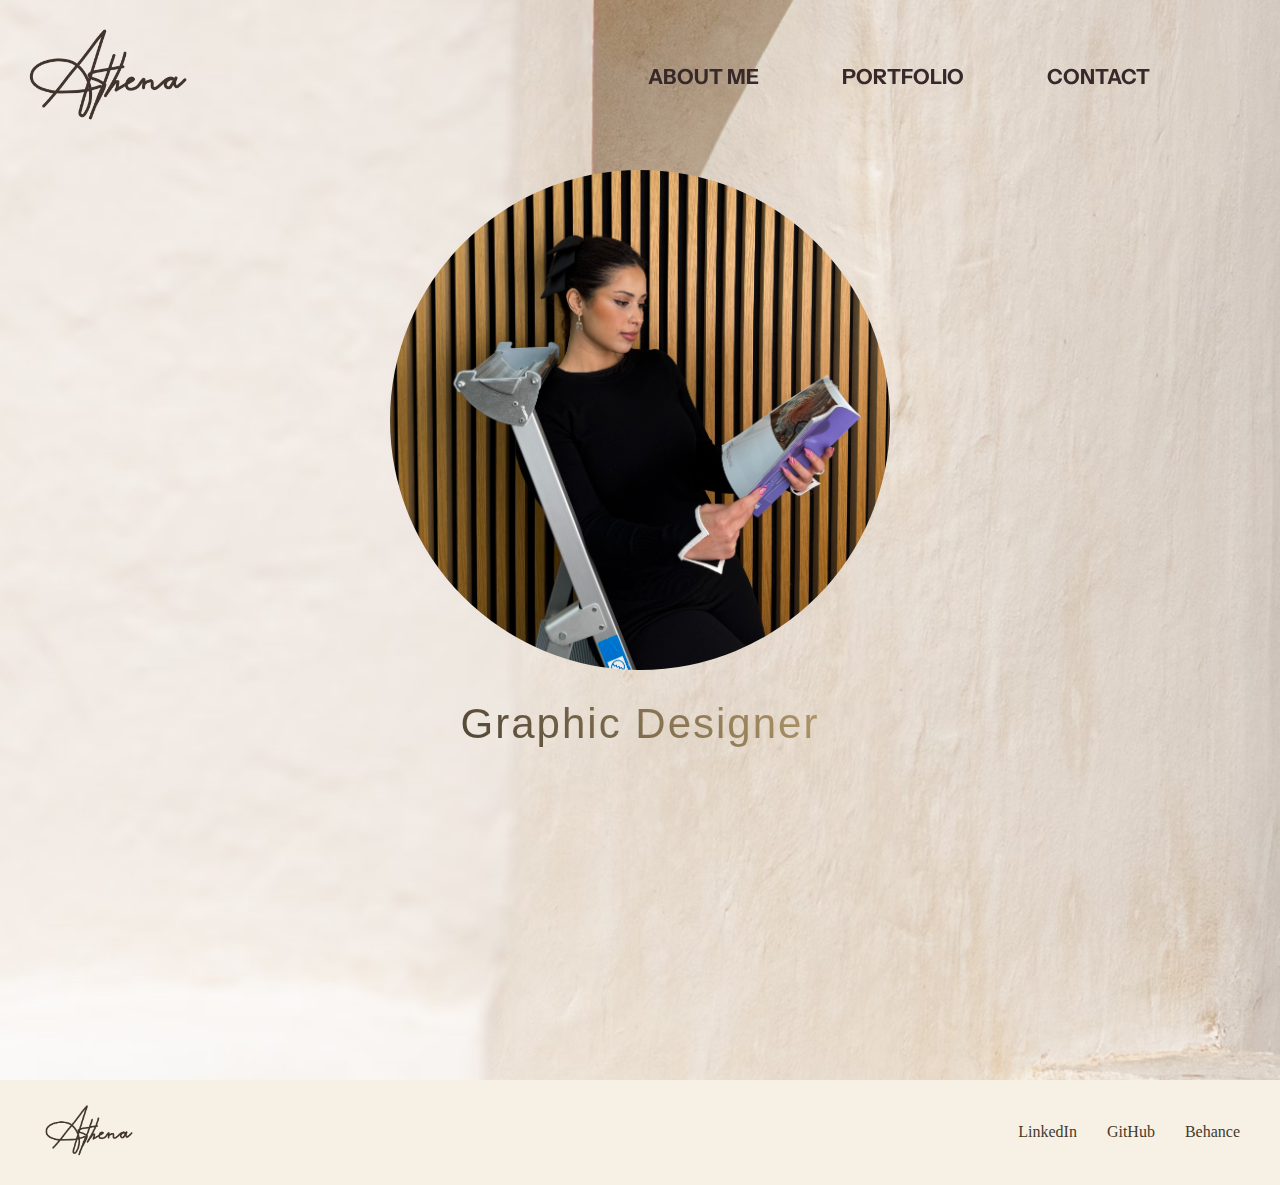
<file: index.html>
<!DOCTYPE html>
<html lang="en">
<head>
    <meta charset="UTF-8">
    <meta name="viewport" content="width=device-width, initial-scale=1.0">
    <title>Portfolio</title>
    <link rel="stylesheet" href="styles.css">
    <link href="https://fonts.googleapis.com/css2?family=Instrument+Sans&display=swap" rel="stylesheet">
</head>
<body>
    <header>
        <a href="index.html">
            <img src="images/athena-logo.png" alt="Menu" class="logo">
        </a>
        <nav class="header-nav">
            <a href="about.html">ABOUT ME</a>
            <a href="portfolio.html">PORTFOLIO</a>
            <a href="contact.html">CONTACT</a>
        </nav>
    </header>
    <main>
        <section class="profile">
            <div class="arch-container">
                <div class="profile-content">
                    <img src="images/hero.jpeg" alt="Athena" class="center-logo">
                    <div class="title-container">
                        <div class="title active designer">Graphic Designer</div>
                        <div class="title programmer">Programmer</div>
                        <div class="title">Web Developer</div>
                    </div>
                </div>
            </div>
        </section>
    </main>
    <footer class="footer">
        <div class="footer-content">
            <div class="footer-logo">
                <img src="images/athena-logo.png" alt="Athena Logo" class="footer-logo-img">
            </div>
            <div class="footer-links">
                <a href="https://www.linkedin.com/in/athena-habibi-074416301/" target="_blank">LinkedIn</a>
                <a href="https://github.com" target="_blank">GitHub</a>
                <a href="https://behance.net" target="_blank">Behance</a>
            </div>
        </div>
    </footer>
    <script src="script.js"></script>
</body>
</html>
</file>
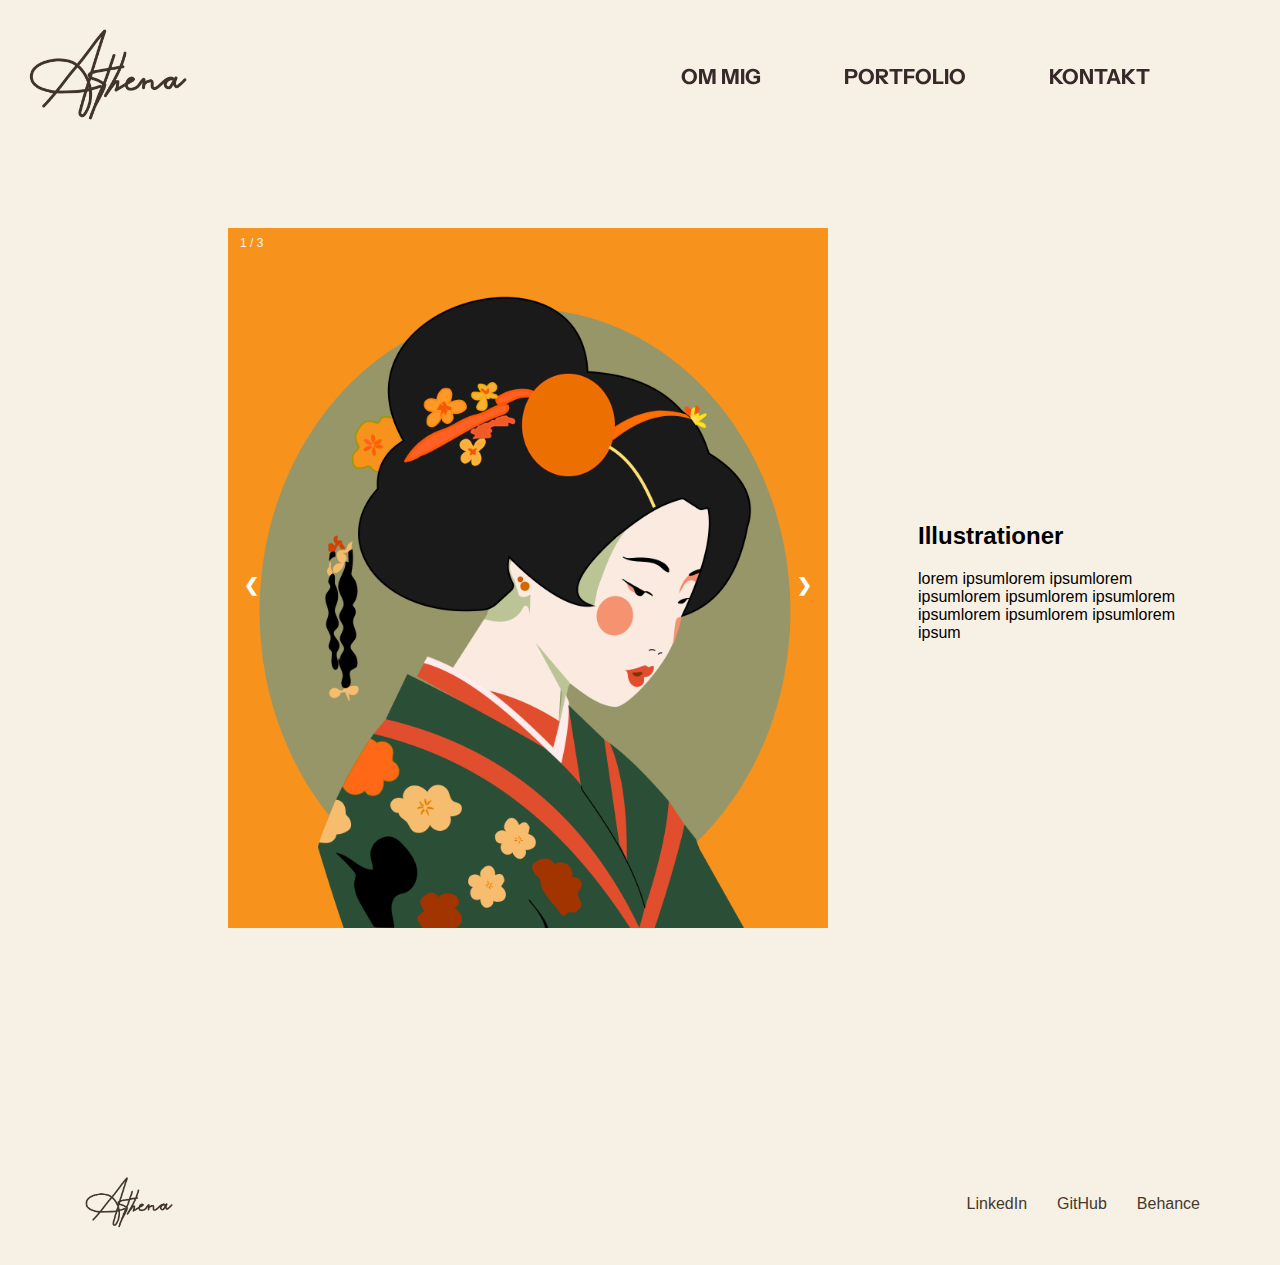
<file: contact.html>
<!DOCTYPE html>
<html lang="en">
<head>
    <meta charset="UTF-8">
    <meta name="viewport" content="width=device-width, initial-scale=1.0">
    <title>Portfolio</title>
    <link rel="stylesheet" href="contact.css">
    <link href="https://fonts.googleapis.com/css2?family=Instrument+Sans&display=swap" rel="stylesheet">
</head>

<header>
    <a href="index.html">
        <img src="images/athena-logo.png" alt="Menu" class="logo">
    </a>
    <nav class="header-nav">
        <a href="about.html">OM MIG</a>
        <a href="portfolio.html">PORTFOLIO</a>
        <a href="contact.html">KONTAKT</a>
    </nav>
</header>
<body style="display: flex; flex-direction: column; min-height: 100vh;">
    <div class="content-container" style="display: flex; justify-content: space-between; align-items: center;">
        <div class="slideshow-container">
            <!-- Full-width images with number and caption text -->
            <div class="mySlides fade">
                <div class="numbertext">1 / 3</div>
                <img src="images/design 2.png" style="width:100%">
            </div>
          
            <div class="mySlides fade">
                <div class="numbertext">2 / 3</div>
                <img src="images/cats.png" style="width:100%">
            </div>
          
            <div class="mySlides fade">
                <div class="numbertext">3 / 3</div>
                <img src="images/ramme.png" style="width:100%">
            </div>
          
            <!-- Next and previous buttons -->
            <a class="prev" onclick="plusSlides(-1)">&#10094;</a>
            <a class="next" onclick="plusSlides(1)">&#10095;</a>
        </div>
        <div class="dots-container">
            <!-- Dots will be generated here -->
        </div>
        <div class="text-container">
            <h2>Illustrationer</h2>
            <p>lorem ipsumlorem ipsumlorem ipsumlorem ipsumlorem ipsumlorem ipsumlorem ipsumlorem ipsumlorem ipsum</p>
        </div>
    </div>
</body>
<footer class="footer" style="margin-top: auto;">
    <div class="footer-content">
        <div class="footer-logo">
            <img src="images/athena-logo.png" alt="Athena Logo" class="footer-logo-img">
        </div>
        <div class="footer-links">
            <a href="https://www.linkedin.com/in/athena-habibi-074416301/" target="_blank">LinkedIn</a>
            <a href="https://github.com" target="_blank">GitHub</a>
            <a href="https://behance.net" target="_blank">Behance</a>
        </div>
    </div>
</footer>
<script src="script.js"></script>
</body>
</html>
</file>
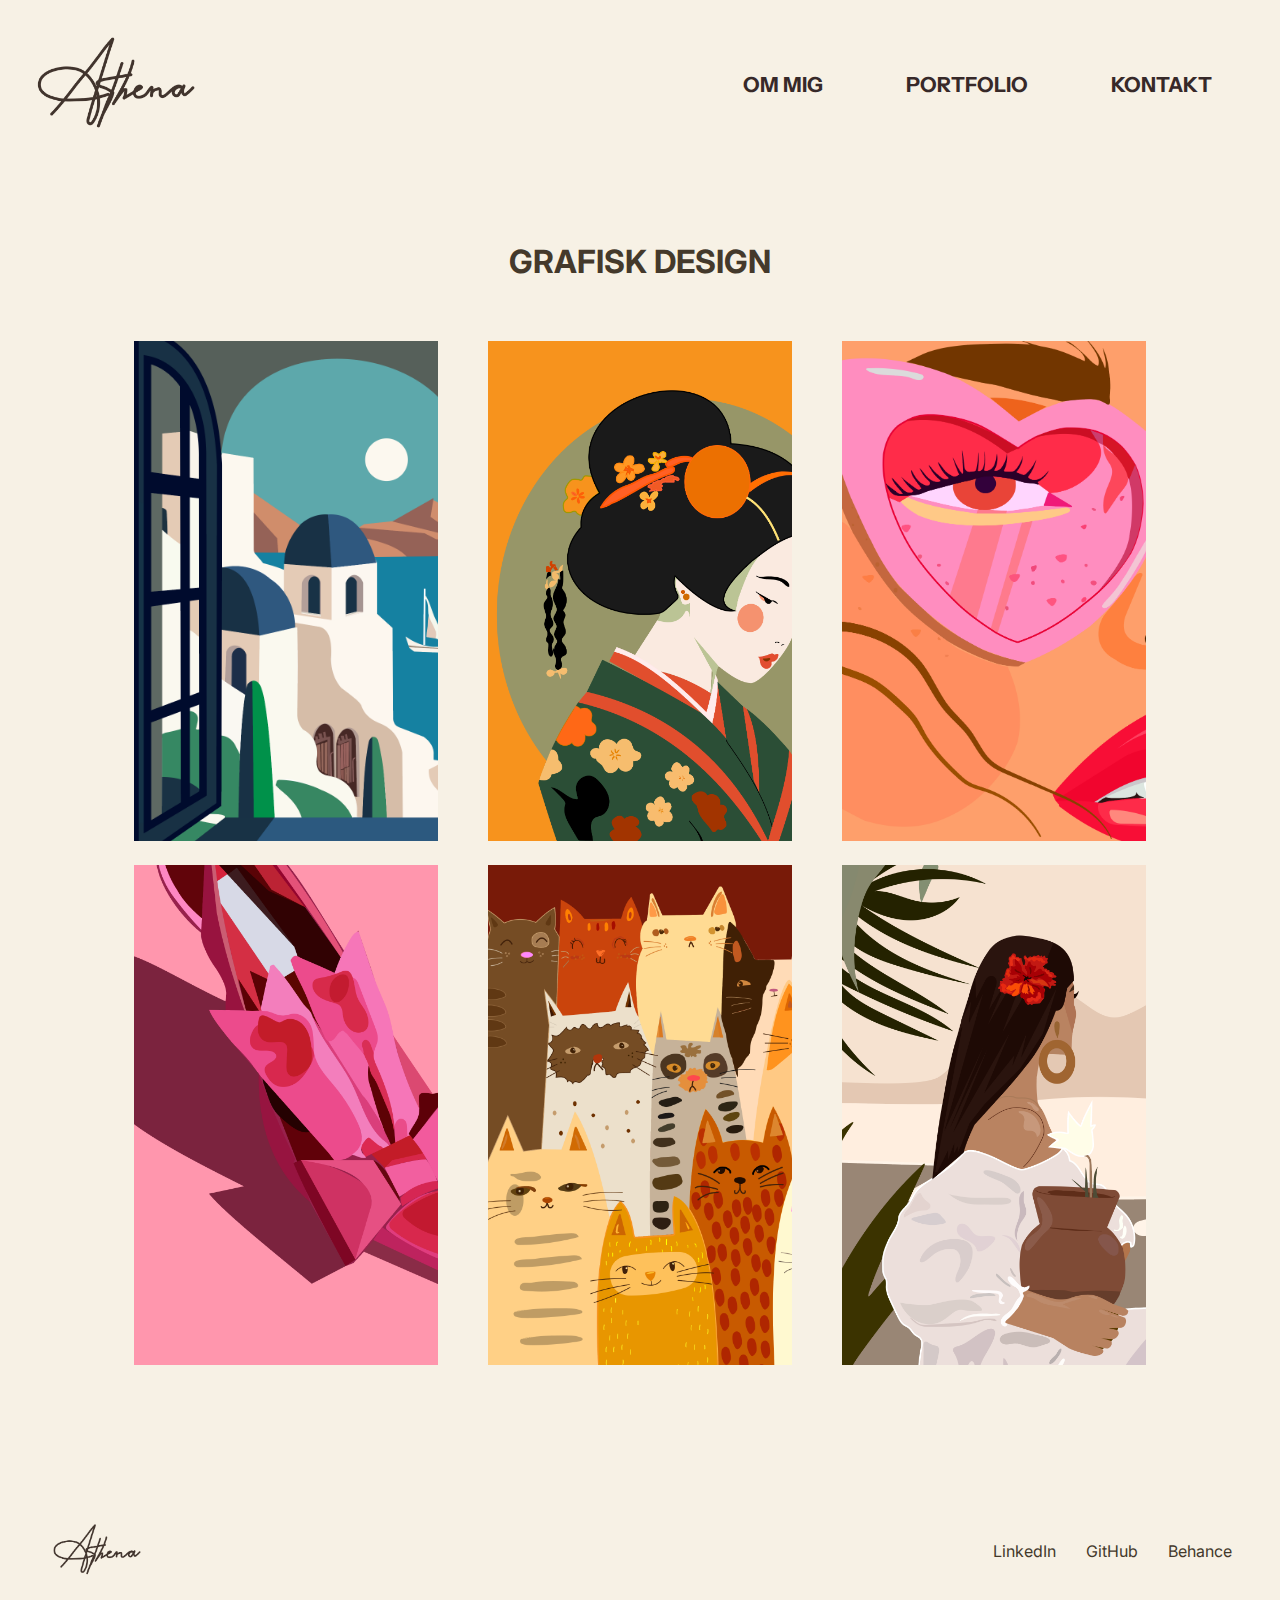
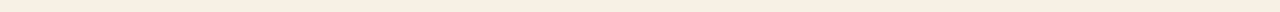
<file: illustrationer.html>
<!DOCTYPE html>
<html lang="en">
<head>
    <meta charset="UTF-8">
    <meta name="viewport" content="width=device-width, initial-scale=1.0">
    <title>Portfolio</title>
    <link rel="stylesheet" href="illustrationer.css">
    <link href="https://fonts.googleapis.com/css2?family=Inter:wght@400;700&display=swap" rel="stylesheet">
    <link href="https://fonts.googleapis.com/css2?family=Instrument+Sans&display=swap" rel="stylesheet">
    <link rel="stylesheet" href="https://unpkg.com/boxicons@latest/css/boxicons.min.css">
</head>
<body>
    <div id="preloader"></div>
    <header>
        <a href="index.html">
            <img src="images/athena-logo.png" alt="Menu" class="logo">
        </a>
        <nav class="header-nav">
            <a href="about.html">OM MIG</a>
            <a href="portfolio.html">PORTFOLIO</a>
            <a href="contact.html">KONTAKT</a>
        </nav>
    </header>


    <main class="gallery">
        <h1>GRAFISK DESIGN</h1>
        <div class="gallery-item">
            <div class="gallery-item-inner">
                <img src="images/greece.png" alt="Design 1">
                <div class="overlay">Greece - Santorini</div>
            </div>
        </div>
        <div class="gallery-item">
            <div class="gallery-item-inner">
                <img src="images/design 2.png" alt="Design 2">
                <div class="overlay">Your Text Here</div>
            </div>
        </div>
        <div class="gallery-item">
            <div class="gallery-item-inner">
                <img src="images/pinkart.png" alt="Design 3">
                <div class="overlay">Your Text Here</div>
            </div>
        </div>
        <div class="gallery-item">
            <div class="gallery-item-inner">
                <img src="images/Shoe.png" alt="Design 4">
                <div class="overlay">Your Text Here</div>
            </div>
        </div>
        <div class="gallery-item">
            <div class="gallery-item-inner">
                <img src="images/cats.png" alt="Design 5">
                <div class="overlay">Your Text Here</div>
            </div>
        </div>
        <div class="gallery-item">
            <div class="gallery-item-inner">
                <img src="images/illustrationflower.png" alt="Design 6">
                <div class="overlay">Your Text Here</div>
            </div>
        </div>


    </main>



    <footer class="footer">
        <div class="footer-content">
            <div class="footer-logo">
                <img src="images/athena-logo.png" alt="Athena Logo" class="footer-logo-img">
            </div>
            <div class="footer-links">
                <a href="https://www.linkedin.com/in/athena-habibi-074416301/" target="_blank">LinkedIn</a>
                <a href="https://github.com" target="_blank">GitHub</a>
                <a href="https://behance.net" target="_blank">Behance</a>
            </div>
        </div>
    </footer>
    <script src="script.js"></script>
</body>
</html>
</file>
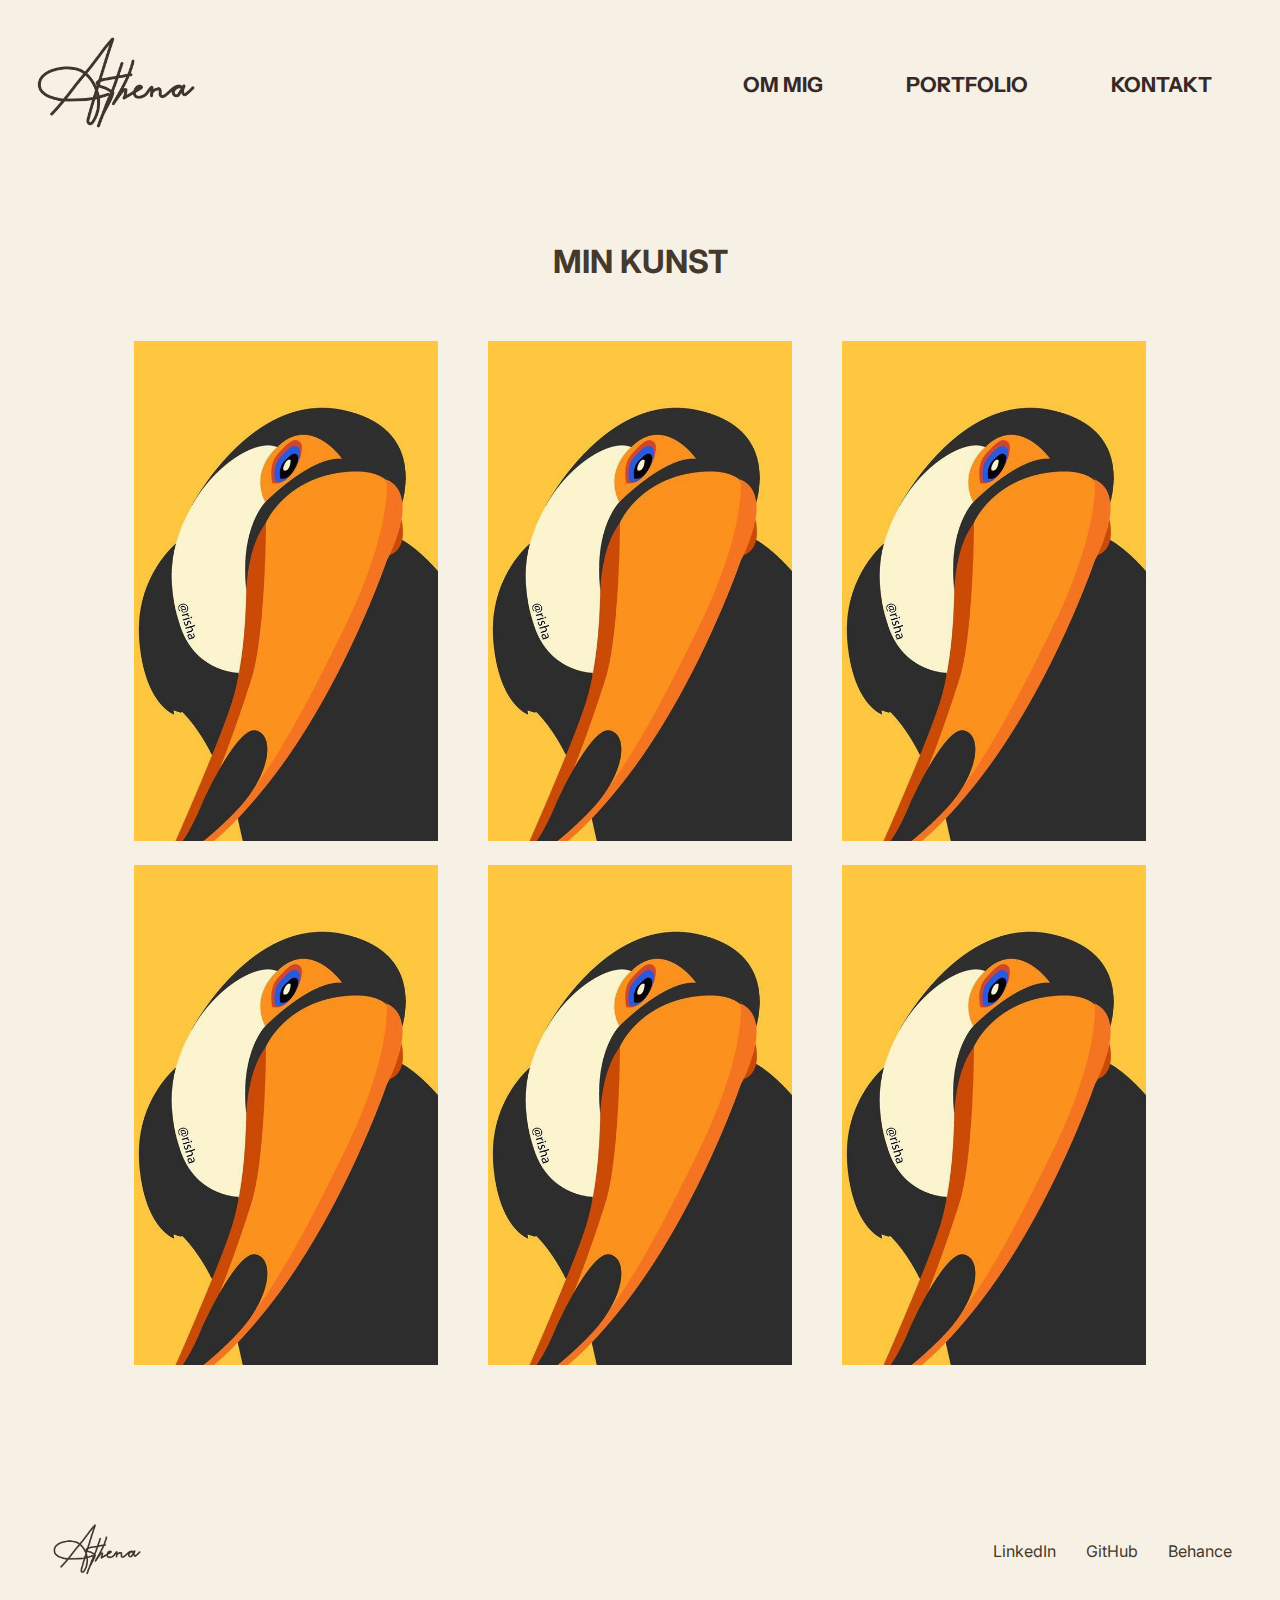
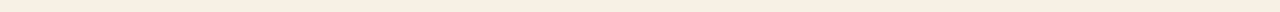
<file: minkunst.html>
<!DOCTYPE html>
<html lang="en">
<head>
    <meta charset="UTF-8">
    <meta name="viewport" content="width=device-width, initial-scale=1.0">
    <title>Portfolio</title>
    <link rel="stylesheet" href="minkunst.css">
    <link href="https://fonts.googleapis.com/css2?family=Inter:wght@400;700&display=swap" rel="stylesheet">
    <link href="https://fonts.googleapis.com/css2?family=Instrument+Sans&display=swap" rel="stylesheet">
</head>
<body>
    <div id="preloader"></div>
    <header>
        <a href="index.html">
            <img src="images/athena-logo.png" alt="Menu" class="logo">
        </a>
        <nav class="header-nav">
            <a href="about.html">OM MIG</a>
            <a href="portfolio.html">PORTFOLIO</a>
            <a href="contact.html">KONTAKT</a>
        </nav>
    </header>


    <main class="gallery">
        <h1>MIN KUNST</h1>
        <div class="gallery-item">
            <img src="images/papa.jpg" alt="Design 1">
            <div class="overlay">Your Text Here</div>
        </div>
        <div class="gallery-item">
            <img src="images/papa.jpg" alt="Design 2">
            <div class="overlay">Your Text Here</div>
        </div>
        <div class="gallery-item">
            <img src="images/papa.jpg" alt="Design 3">
            <div class="overlay">Your Text Here</div>
        </div>
        <div class="gallery-item">
            <img src="images/papa.jpg" alt="Design 4">
            <div class="overlay">Your Text Here</div>
        </div>
        <div class="gallery-item">
            <img src="images/papa.jpg" alt="Design 4">
            <div class="overlay">Your Text Here</div>
        </div>
        <div class="gallery-item">
            <img src="images/papa.jpg" alt="Design 4">
            <div class="overlay">Your Text Here</div>
        </div>


    </main>



    <footer class="footer">
        <div class="footer-content">
            <div class="footer-logo">
                <img src="images/athena-logo.png" alt="Athena Logo" class="footer-logo-img">
            </div>
            <div class="footer-links">
                <a href="https://www.linkedin.com/in/athena-habibi-074416301/" target="_blank">LinkedIn</a>
                <a href="https://github.com" target="_blank">GitHub</a>
                <a href="https://behance.net" target="_blank">Behance</a>
            </div>
        </div>
    </footer>
    <script src="script.js"></script>
</body>
</html>
</file>
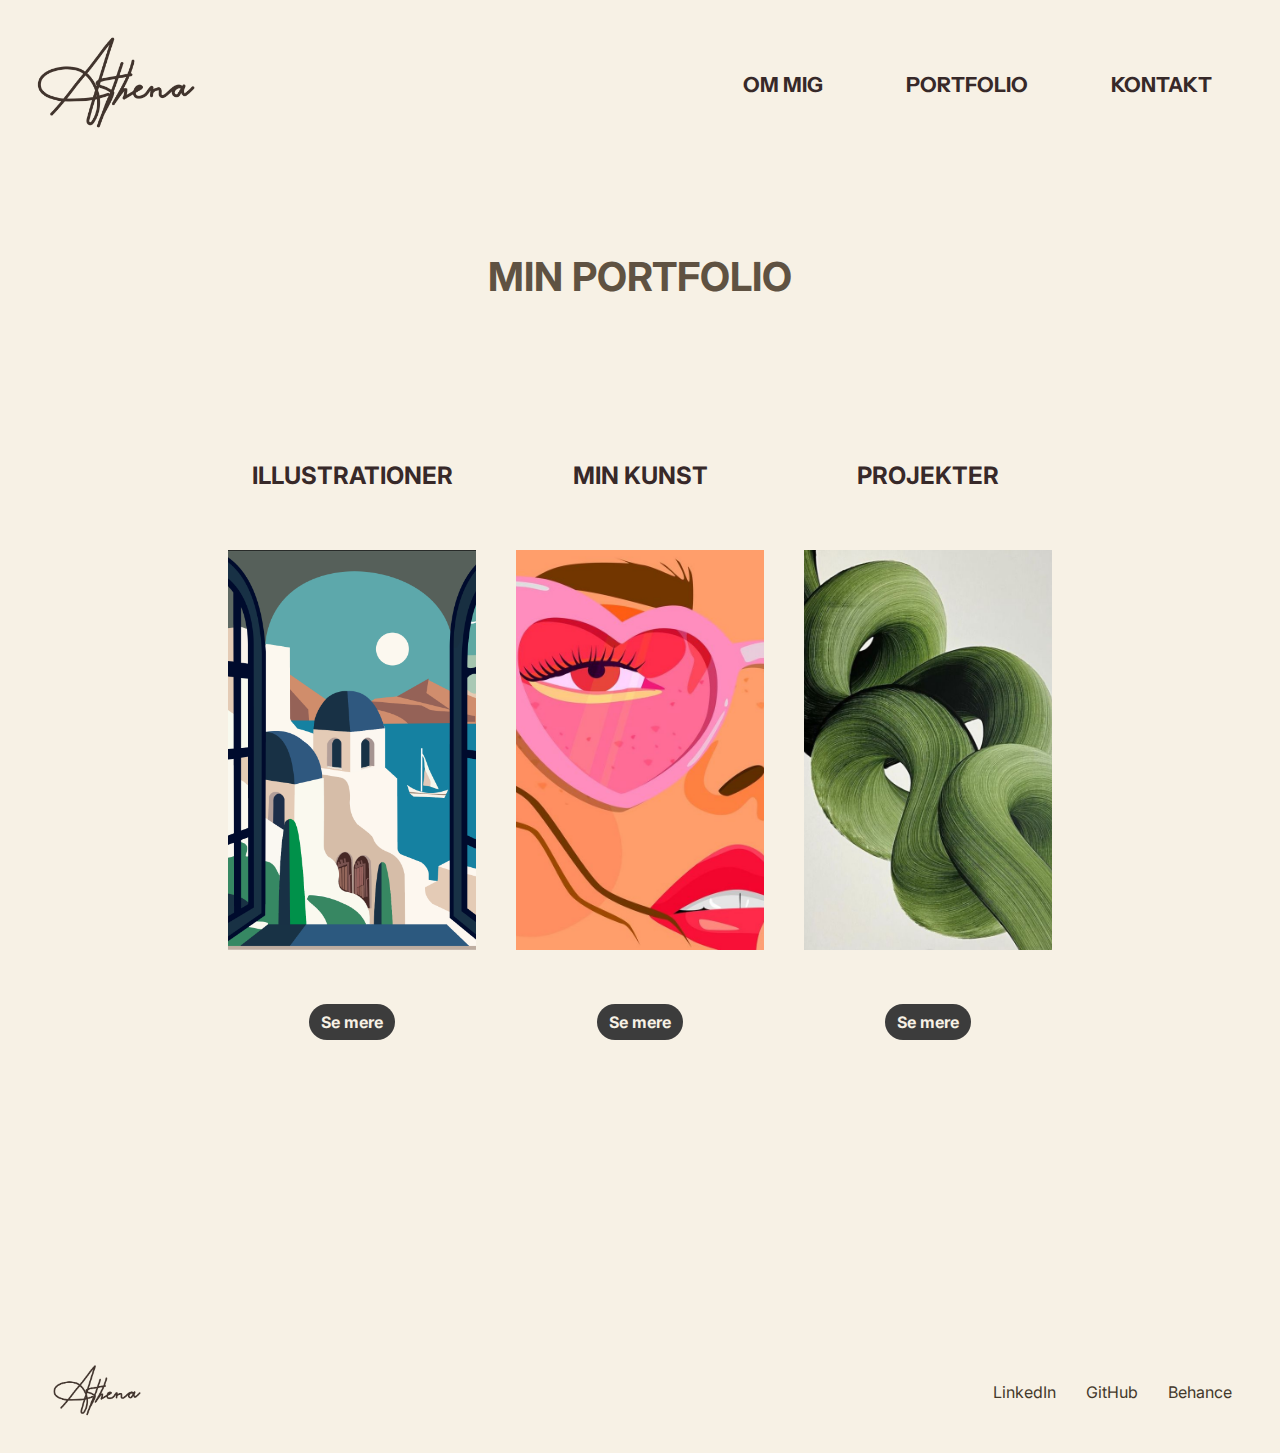
<file: portfolio.html>
<!DOCTYPE html>
<html lang="en">
<head>
    <meta charset="UTF-8">
    <meta name="viewport" content="width=device-width, initial-scale=1.0">
    <title>Portfolio</title>
    <link rel="stylesheet" href="portfolio.css">
    <link href="https://fonts.googleapis.com/css2?family=Inter:wght@400;700&display=swap" rel="stylesheet">
    <link href="https://fonts.googleapis.com/css2?family=Instrument+Sans&display=swap" rel="stylesheet">
</head>
<body>
    <div id="preloader"></div>
    <header>
        <a href="index.html">
            <img src="images/athena-logo.png" alt="Menu" class="logo">
        </a>
        <nav class="header-nav">
            <a href="about.html">OM MIG</a>
            <a href="portfolio.html">PORTFOLIO</a>
            <a href="contact.html">KONTAKT</a>
        </nav>
    </header>

    <h1 class="portfolio-title">MIN PORTFOLIO</h1>

    <!-- New Image Gallery Section -->
    <section class="portfolio-section">
        <div class="portfolio-item">
            <h3 class="title">ILLUSTRATIONER</h3>
            <div class="flip-container">
                <div class="flipper">
                    <img src="images/greece.png" alt="Illustrations">
                </div>
            </div>
            <a href="illustrationer.html" class="see-more">Se mere</a>
        </div>
        <div class="portfolio-item">
            <h3 class="title">MIN KUNST</h3>
            <div class="flip-container">
                <div class="flipper">
                    <img src="images/myart.jpg" alt="My Art">
                </div>
            </div>
            <a href="minkunst.html" class="see-more">Se mere</a>
        </div>
        <div class="portfolio-item">
            <h3 class="title">PROJEKTER</h3>
            <div class="flip-container">
                <div class="flipper">
                    <img src="images/img2.jpg" alt="Websites">
                </div>
            </div>
            <a href="projekter.html" class="see-more">Se mere</a>
        </div>
    </section>
    <!-- End of Image Gallery Section -->

    <footer class="footer">
        <div class="footer-content">
            <div class="footer-logo">
                <img src="images/athena-logo.png" alt="Athena Logo" class="footer-logo-img">
            </div>
            <div class="footer-links">
                <a href="https://www.linkedin.com/in/athena-habibi-074416301/" target="_blank">LinkedIn</a>
                <a href="https://github.com" target="_blank">GitHub</a>
                <a href="https://behance.net" target="_blank">Behance</a>
            </div>
        </div>
    </footer>
    <script src="script.js"></script>
</body>
</html>
</file>
<file: styles.css>
body {
    margin: 0;
    padding: 0;
    background-color: #F7F1E5; /* Light background */
    min-height: 100vh;
    background: url('images/BACKGROUND.avif');
    background-size: cover;
    background-position: center;
    background-repeat: no-repeat;
    background-attachment: fixed;
    width: 100%;
    overflow-x: hidden; /* Prevent horizontal scrolling */
}

header {
    position: fixed;
    top: 0;
    left: 0;
    right: 70px;
    z-index: 100;
    padding: 20px;
    display: flex;
    justify-content: space-between;
    align-items: center;
    font-family: 'Instrument Sans', Arial, sans-serif;
}

.logo {
    width: 180px; /* Smaller logo for the menu icon */
}

.profile {
    display: flex;
    flex-direction: column;
    align-items: center;
    position: relative;
    padding: 40px 20px;
    height: 100vh;
}

.arch-container {
    position: relative;
    width: 100%;
    min-height: 80vh; /* Change from 100vh to min-height: 80vh */
    display: flex;
    align-items: flex-end;
    justify-content: center;
    padding-bottom: 100px; /* Reduced padding */
}

.profile-content {
    position: relative;
    z-index: 2;
    text-align: center;
}

.center-logo {
    width: 500px;
    height: 500px;
    display: block;
    margin: 0 auto;
    border-radius: 50%;
    object-fit: cover;
}

.title-container {
    position: relative;
    height: 60px;
    margin-top: 30px;
    font-weight: 300;
    letter-spacing: 2px;
    overflow: hidden; /* Prevent text from showing outside container */
}

.title {
    font-size: 42px;
    color: black;
    position: absolute;
    width: 100%;
    text-align: center;
    opacity: 0;
    transform: translateY(20px);
    transition: all 0.8s cubic-bezier(0.68, -0.55, 0.265, 1.55);
    pointer-events: none;
    font-family: 'Helvetica Neue', Arial, sans-serif;
    color: rgb(106, 91, 66);
}

/* Default active state */
.title.active {
    opacity: 1;
    transform: translateY(0);
}

/* Default inactive state */
.title.inactive {
    opacity: 0;
    transform: translateY(-20px);
}

/* Programmer specific styles */
.title.programmer {
    font-family: 'Courier New', monospace;
    border-right: 3px solid transparent;
    width: 0;
    white-space: nowrap;
}

.title.programmer.active {
    animation: 
        typing 2.5s steps(30, end) forwards,
        blink 1s step-end infinite;
    color: #806345;
    text-shadow: 0 0 5px rgba(191, 173, 107, 0.499);
}

.title.programmer::before {
    content: '> ';
    color: #b49b73;
}

/* Designer specific styles */
.title.designer {
    font-family: 'Helvetica Neue', Arial, sans-serif;
}

.title.designer.active {
    animation: designerReveal 0.8s ease forwards;
    background-clip: text;
    -webkit-background-clip: text;
    color: transparent;
    background-image: linear-gradient(45deg, #3e362a, #c3a773);
}

/* Regular titles */
.title:not(.programmer):not(.designer).active {
    transition: all 1s cubic-bezier(0.68, -0.55, 0.265, 1.55);
}

/* Animations */
@keyframes typing {
    0% {
        width: 0;
        opacity: 1;
        border-right-color: #b8a565;
    }
    99% {
        border-right-color: #b6ad6b;
    }
    100% {
        width: 100%;
        opacity: 1;
        border-right-color: transparent;
    }
}

@keyframes designerReveal {
    from {
        transform: translateY(20px);
        opacity: 0;
        letter-spacing: 8px;
    }
    to {
        transform: translateY(0);
        opacity: 1;
        letter-spacing: 2px;
    }
}

@keyframes blink {
    from, to { border-right-color: transparent; }
    50% { border-right-color: #c4ad7e; }
}

.footer {
    width: 100%;
    background: #F7F1E5;
    backdrop-filter: blur(5px);
    padding: 20px 0;
    margin-top: 100px; /* Add margin to create space between content and footer */
}

.footer-content {
    max-width: 1200px;
    margin: 0 auto;
    display: flex;
    justify-content: space-between;
    align-items: center;
    padding: 0 40px;
}

.footer-logo-img {
    width: 100px;
    height: auto;
}

.footer-links {
    display: flex;
    gap: 30px;
}

.footer-links a {
    color: #44392b;
    text-decoration: none;
    font-size: 16px;
    transition: color 0.3s ease;
    position: relative;
}

.footer-links a::after {
    content: '';
    position: absolute;
    width: 0;
    height: 2px;
    bottom: -4px;
    left: 0;
    background: linear-gradient(45deg, #c3a86e, #91764c);
    transition: width 0.3s ease;
}

.footer-links a:hover {
    color: #9c845c;
}

.footer-links a:hover::after {
    width: 100%;
}

.header-nav a {
    margin: 0 40px;
    text-decoration: none;
    font-weight: bold;
    font-size: 1.3rem;
    color: #372929; /* Default text color */
    position: relative; /* Positioning for the pseudo-element */
    overflow: hidden; /* Prevent overflow for the folding effect */
    transition: color 0.3s ease; /* Smooth transition for color */
}

.header-nav a::after {
    content: '';
    position: absolute;
    left: 50%; /* Center the underline */
    bottom: -4px; /* Position the underline below the text */
    width: 100%; /* Full width of the text */
    height: 2px; /* Height of the underline */
    background: #978978; /* Color of the underline */
    transform: translateX(-50%) scaleX(0); /* Center and hide the underline */
    transition: transform 0.3s ease; /* Transition for the underline */
}

.header-nav a:hover {
    color: #978978; /* Change text color on hover */
    transform: perspective(500px) rotateX(10deg); /* Folding effect */
}

.header-nav a:hover::after {
    transform: translateX(-50%) scaleX(1); /* Show the underline on hover */
}
</file>
<file: contact.css>
body {
    font-family: 'Inter', sans-serif; /* Change font to Inter */
    background-color: #F7F1E5; /* Light background */
    }

header {
position: fixed;
top: 0;
left: 0;
right: 70px;
z-index: 100;
padding: 20px;
display: flex;
justify-content: space-between;
align-items: center;
font-family: 'Instrument Sans', Arial, sans-serif;
}

.logo {
width: 180px; /* Smaller logo for the menu icon */
}

.profile {
display: flex;
flex-direction: column;
align-items: center;
position: relative;
padding: 40px 20px;
height: 100vh;
}

.arch-container {
position: relative;
width: 100%;
min-height: 80vh; /* Change from 100vh to min-height: 80vh */
display: flex;
align-items: flex-end;
justify-content: center;
padding-bottom: 100px; /* Reduced padding */
}

.profile-content {
position: relative;
z-index: 2;
text-align: center;
}

.center-logo {
width: 500px;
height: 500px;
display: block;
margin: 0 auto;
border-radius: 50%;
object-fit: cover;
}

.footer {
width: 100%;
background: #F7F1E5;
backdrop-filter: blur(5px);
padding: 20px 0;
margin-top: 100px; /* Add margin to create space between content and footer */
}

.footer-content {
max-width: 1200px;
margin: 0 auto;
display: flex;
justify-content: space-between;
align-items: center;
padding: 0 40px;
}

.footer-logo-img {
width: 100px;
height: auto;
}

.footer-links {
display: flex;
gap: 30px;
}

.footer-links a {
color: #44392b;
text-decoration: none;
font-size: 16px;
transition: color 0.3s ease;
position: relative;
}

.footer-links a::after {
content: '';
position: absolute;
width: 0;
height: 2px;
bottom: -4px;
left: 0;
background: linear-gradient(45deg, #c3a86e, #91764c);
transition: width 0.3s ease;
}

.footer-links a:hover {
color: #9c845c;
}

.footer-links a:hover::after {
width: 100%;
}

.header-nav a {
margin: 0 40px;
text-decoration: none;
font-weight: bold;
font-size: 1.3rem;
color: #372929; /* Default text color */
position: relative; /* Positioning for the pseudo-element */
overflow: hidden; /* Prevent overflow for the folding effect */
transition: color 0.3s ease; /* Smooth transition for color */
}

.header-nav a::after {
content: '';
position: absolute;
left: 50%; /* Center the underline */
bottom: -4px; /* Position the underline below the text */
width: 100%; /* Full width of the text */
height: 2px; /* Height of the underline */
background: #978978; /* Color of the underline */
transform: translateX(-50%) scaleX(0); /* Center and hide the underline */
transition: transform 0.3s ease; /* Transition for the underline */
}

.header-nav a:hover {
color: #978978; /* Change text color on hover */
transform: perspective(500px) rotateX(10deg); /* Folding effect */
}

.header-nav a:hover::after {
transform: translateX(-50%) scaleX(1); /* Show the underline on hover */
}

* {box-sizing:border-box}

/* Slideshow container */
.slideshow-container {
  max-width: 600px; /* Adjusted width for smaller slideshow */
  position: relative;
  margin: 200px 200px; /* Increased right margin to move the container more to the right */
  float: right; /* Keep the slideshow on the right side */
  overflow: hidden; /* Clear floats */
  padding-left: -40px; /* Keep padding to move slides more to the right */
}

/* Hide the images by default */
.mySlides {
  display: none;
}

/* Next & previous buttons */
.prev, .next {
  cursor: pointer;
  position: absolute;
  top: 50%;
  width: auto;
  margin-top: -22px;
  padding: 16px;
  color: white;
  font-weight: bold;
  font-size: 18px;
  transition: 0.6s ease;
  border-radius: 0 3px 3px 0;
  user-select: none;
}

/* Position the "next button" to the right */
.next {
  right: 0;
  border-radius: 3px 0 0 3px;
}

/* On hover, add a black background color with a little bit see-through */
.prev:hover, .next:hover {
  background-color: rgba(0,0,0,0.8);
}

/* Caption text */
.text {
  color: #f2f2f2;
  font-size: 15px;
  padding: 8px 12px;
  position: absolute;
  bottom: 8px;
  width: 100%;
  text-align: center;
}

/* Number text (1/3 etc) */
.numbertext {
  color: #f2f2f2;
  font-size: 12px;
  padding: 8px 12px;
  position: absolute;
  top: 0;
}

/* The dots/bullets/indicators */
.dot {
  cursor: pointer;
  height: 15px;
  width: 15px;
  margin: 0 2px;
  background-color: #bbb;
  border-radius: 50%;
  display: inline-block;
  transition: background-color 0.6s ease;
}

.active, .dot:hover {
  background-color: #717171;
}

/* Fading animation */
.fade {
  animation-name: fade;
  animation-duration: 1.5s;
}

@keyframes fade {
  from {opacity: .4}
  to {opacity: 1}
}

/* Full-width images with number and caption text */
.mySlides img {
  width: 500px; /* Set a fixed width for the images */
  height: 700px; /* Set a fixed height for the images */
  object-fit: cover; /* Ensure the images cover the area without distortion */
}

.title-container {
    position: absolute;
    right: 20px; /* Adjust as needed */
    top: 200px; /* Align with slideshow */
}

.title {
    opacity: 0; /* Start hidden */
    transition: opacity 1.5s ease; /* Fade effect */
    font-size: 24px; /* Adjust font size as needed */
    text-align: right; /* Align text to the right */
    margin-top: -200px; /* Move the title higher */
}

.title.active {
    opacity: 1; /* Show active title */
}

.content-container {
    width: 100%; /* Sørg for, at containeren fylder hele bredden */
    padding: 20px; /* Tilføj lidt padding */
}

.slideshow-container {
    max-width: 600px; /* Behold den justerede bredde for slideshowet */
    margin-right: 20px; /* Tilføj margin til højre for afstand til teksten */
}

.text-container {
    flex: 1; /* Make the text container flexible to fill the remaining space */
    padding: 50px; /* Add padding for some internal space */
    margin-left: 20px; /* Add margin to the left for space from the slideshow */
}

.dots-container {
    text-align: center; /* Center the dots */
    margin-top: 10px; /* Add some space above the dots */
}

/* Existing dot styles */
.dot {
    cursor: pointer;
    height: 15px;
    width: 15px;
    margin: 0 2px;
    background-color: #ac0a0a; /* Ensure this color is visible */
    border-radius: 50%;
    display: inline-block;
    transition: background-color 0.6s ease;
}

.active, .dot:hover {
    background-color: #ba1515; /* Ensure this color is visible */
}
</file>
<file: illustrationer.css>
body {
    font-family: 'Inter', sans-serif; /* Change font to Inter */
    background-color: #F7F1E5; /* Light background */
    }
    

header {
    position: flex;
    top: 0;
    left: 0;
    right: 70px;
    z-index: 100;
    padding: 20px;
    display: flex;
    justify-content: space-between;
    align-items: center;
    font-family: 'Instrument Sans', Arial, sans-serif;
}

header h1 {
    font-size: 2em;
}

nav ul {
    list-style: none;
    display: flex;
    gap: 20px; /* Space between nav items */
}

main {
    text-align: center;
    padding: 40px 150px; /* Increased padding for more space on sides */
    margin-left: 10%;
    margin-right: 10%;
}

h2 {
    font-size: 2em;
    margin-bottom: 40px;
}

.gallery {
    display: flex;
    flex-wrap: wrap;
    justify-content: space-between;
    padding: 20px 0; /* Adjust padding for spacing */
}

.gallery-item {
    position: relative; /* Enable positioning for the overlay */
    overflow: hidden; /* Prevent overflow of the overlay */
    width: 30%; /* Adjust width for three columns */
    margin: 10px 0; /* Space between images */
    transition: transform 0.3s, box-shadow 0.3s; /* Smooth transition for hover effect */
}

.gallery-item img {
    width: 400px; /* Set a fixed width */
    height: 500px; /* Set a fixed height */
    object-fit: cover; /* Maintain aspect ratio while filling the dimensions */
    transition: transform 0.3s, box-shadow 0.3s; /* Smooth transition for hover effect */
}

.gallery-item:hover img {
    transform: scale(1.05); /* Slightly enlarge the image on hover */
    filter: brightness(0.5); /* Darken the image */
}

.overlay {
    position: absolute; /* Position overlay on top of the image */
    top: 0;
    left: 0;
    right: 0;
    bottom: 0;
    display: flex;
    justify-content: center;
    align-items: center;
    color: white; /* Text color */
    font-size: 1.5em; /* Adjust font size */
    opacity: 0; /* Initially hidden */
    transition: opacity 0.3s ease; /* Smooth transition for opacity */
    background: rgba(0, 0, 0, 0.5); /* Semi-transparent background */
}

.gallery-item:hover .overlay {
    opacity: 1; /* Show overlay on hover */
}

footer {
    text-align: center;
    padding: 20px 0;
    background-color: #fff; /* Footer background */
}

.logo {
    width: 180px; /* Smaller logo for the menu icon */
}

.profile {
    display: flex;
    flex-direction: column;
    align-items: center;
    position: relative;
    padding: 40px 20px;
    height: 100vh;
}

.arch-container {
    position: relative;
    width: 100%;
    min-height: 80vh; /* Change from 100vh to min-height: 80vh */
    display: flex;
    align-items: flex-end;
    justify-content: center;
    padding-bottom: 100px; /* Reduced padding */
}

.profile-content {
    position: relative;
    z-index: 2;
    text-align: center;
}

.center-logo {
    width: 500px;
    height: 500px;
    display: block;
    margin: 0 auto;
    border-radius: 50%;
    object-fit: cover;
}

.footer {
    width: 100%;
    background: #F7F1E5;
    backdrop-filter: blur(5px);
    padding: 20px 0;
    margin-top: 100px; /* Add margin to create space between content and footer */
}

.footer-content {
    max-width: 1200px;
    margin: 0 auto;
    display: flex;
    justify-content: space-between;
    align-items: center;
    padding: 0 40px;
}

.footer-logo-img {
    width: 100px;
    height: auto;
}

.footer-links {
    display: flex;
    gap: 30px;
}

.footer-links a {
    color: #44392b;
    text-decoration: none;
    font-size: 16px;
    transition: color 0.3s ease;
    position: relative;
}

.footer-links a::after {
    content: '';
    position: absolute;
    width: 0;
    height: 2px;
    bottom: -4px;
    left: 0;
    background: linear-gradient(45deg, #c3a86e, #91764c);
    transition: width 0.3s ease;
}

.footer-links a:hover {
    color: #9c845c;
}

.footer-links a:hover::after {
    width: 100%;
}

.header-nav a {
    margin: 0 40px;
    text-decoration: none;
    font-weight: bold;
    font-size: 1.3rem;
    color: #372929; /* Default text color */
    position: relative; /* Positioning for the pseudo-element */
    overflow: hidden; /* Prevent overflow for the folding effect */
    transition: color 0.3s ease; /* Smooth transition for color */
}

.header-nav a::after {
    content: '';
    position: absolute;
    left: 50%; /* Center the underline */
    bottom: -4px; /* Position the underline below the text */
    width: 100%; /* Full width of the text */
    height: 2px; /* Height of the underline */
    background: #978978; /* Color of the underline */
    transform: translateX(-50%) scaleX(0); /* Center and hide the underline */
    transition: transform 0.3s ease; /* Transition for the underline */
}

.header-nav a:hover {
    color: #978978; /* Change text color on hover */
    transform: perspective(500px) rotateX(10deg); /* Folding effect */
}

.header-nav a:hover::after {
    transform: translateX(-50%) scaleX(1); /* Show the underline on hover */
}

@keyframes fadeIn {
    0% {
        opacity: 0;
        transform: translateY(-20px);
    }
    100% {
        opacity: 1;
        transform: translateY(0);
    }
}

h1 {
    width: 100%;
    text-align: center;
    font-size: 2em;
    margin-bottom: 50px;
    margin-top: 60px;
    color: #44392b; /* Change this to your desired color */
    animation: fadeIn 1s ease forwards; /* Apply the fade-in animation */
}
</file>
<file: minkunst.css>
body {
    font-family: 'Inter', sans-serif; /* Change font to Inter */
    background-color: #F7F1E5; /* Light background */
    }
    

header {
    position: flex;
    top: 0;
    left: 0;
    right: 70px;
    z-index: 100;
    padding: 20px;
    display: flex;
    justify-content: space-between;
    align-items: center;
    font-family: 'Instrument Sans', Arial, sans-serif;
}

header h1 {
    font-size: 2em;
}

nav ul {
    list-style: none;
    display: flex;
    gap: 20px; /* Space between nav items */
}

main {
    text-align: center;
    padding: 40px 150px; /* Increased padding for more space on sides */
    margin-left: 10%;
    margin-right: 10%;
}

h2 {
    font-size: 2em;
    margin-bottom: 40px;
}

.gallery {
    display: flex;
    flex-wrap: wrap;
    justify-content: space-between;
    padding: 20px 0; /* Adjust padding for spacing */
}

.gallery-item {
    position: relative; /* Enable positioning for the overlay */
    overflow: hidden; /* Prevent overflow of the overlay */
    width: 30%; /* Adjust width for three columns */
    margin: 10px 0; /* Space between images */
    transition: transform 0.3s, box-shadow 0.3s; /* Smooth transition for hover effect */
}

.gallery-item img {
    width: 400px; /* Set a fixed width */
    height: 500px; /* Set a fixed height */
    object-fit: cover; /* Maintain aspect ratio while filling the dimensions */
    transition: transform 0.3s, box-shadow 0.3s; /* Smooth transition for hover effect */
}

.gallery-item:hover img {
    transform: scale(1.05); /* Slightly enlarge the image on hover */
    filter: brightness(0.5); /* Darken the image */
}

.overlay {
    position: absolute; /* Position overlay on top of the image */
    top: 0;
    left: 0;
    right: 0;
    bottom: 0;
    display: flex;
    justify-content: center;
    align-items: center;
    color: white; /* Text color */
    font-size: 1.5em; /* Adjust font size */
    opacity: 0; /* Initially hidden */
    transition: opacity 0.3s ease; /* Smooth transition for opacity */
    background: rgba(0, 0, 0, 0.5); /* Semi-transparent background */
}

.gallery-item:hover .overlay {
    opacity: 1; /* Show overlay on hover */
}

footer {
    text-align: center;
    padding: 20px 0;
    background-color: #fff; /* Footer background */
}

.logo {
    width: 180px; /* Smaller logo for the menu icon */
}

.profile {
    display: flex;
    flex-direction: column;
    align-items: center;
    position: relative;
    padding: 40px 20px;
    height: 100vh;
}

.arch-container {
    position: relative;
    width: 100%;
    min-height: 80vh; /* Change from 100vh to min-height: 80vh */
    display: flex;
    align-items: flex-end;
    justify-content: center;
    padding-bottom: 100px; /* Reduced padding */
}

.profile-content {
    position: relative;
    z-index: 2;
    text-align: center;
}

.center-logo {
    width: 500px;
    height: 500px;
    display: block;
    margin: 0 auto;
    border-radius: 50%;
    object-fit: cover;
}

.footer {
    width: 100%;
    background: #F7F1E5;
    backdrop-filter: blur(5px);
    padding: 20px 0;
    margin-top: 100px; /* Add margin to create space between content and footer */
}

.footer-content {
    max-width: 1200px;
    margin: 0 auto;
    display: flex;
    justify-content: space-between;
    align-items: center;
    padding: 0 40px;
}

.footer-logo-img {
    width: 100px;
    height: auto;
}

.footer-links {
    display: flex;
    gap: 30px;
}

.footer-links a {
    color: #44392b;
    text-decoration: none;
    font-size: 16px;
    transition: color 0.3s ease;
    position: relative;
}

.footer-links a::after {
    content: '';
    position: absolute;
    width: 0;
    height: 2px;
    bottom: -4px;
    left: 0;
    background: linear-gradient(45deg, #c3a86e, #91764c);
    transition: width 0.3s ease;
}

.footer-links a:hover {
    color: #9c845c;
}

.footer-links a:hover::after {
    width: 100%;
}

.header-nav a {
    margin: 0 40px;
    text-decoration: none;
    font-weight: bold;
    font-size: 1.3rem;
    color: #372929; /* Default text color */
    position: relative; /* Positioning for the pseudo-element */
    overflow: hidden; /* Prevent overflow for the folding effect */
    transition: color 0.3s ease; /* Smooth transition for color */
}

.header-nav a::after {
    content: '';
    position: absolute;
    left: 50%; /* Center the underline */
    bottom: -4px; /* Position the underline below the text */
    width: 100%; /* Full width of the text */
    height: 2px; /* Height of the underline */
    background: #978978; /* Color of the underline */
    transform: translateX(-50%) scaleX(0); /* Center and hide the underline */
    transition: transform 0.3s ease; /* Transition for the underline */
}

.header-nav a:hover {
    color: #978978; /* Change text color on hover */
    transform: perspective(500px) rotateX(10deg); /* Folding effect */
}

.header-nav a:hover::after {
    transform: translateX(-50%) scaleX(1); /* Show the underline on hover */
}

@keyframes fadeIn {
    0% {
        opacity: 0;
        transform: translateY(-20px);
    }
    100% {
        opacity: 1;
        transform: translateY(0);
    }
}

h1 {
    width: 100%;
    text-align: center;
    font-size: 2em;
    margin-bottom: 50px;
    margin-top: 60px;
    color: #44392b; /* Change this to your desired color */
    animation: fadeIn 1s ease forwards; /* Apply the fade-in animation */
}
</file>
<file: portfolio.css>
body {
    font-family: 'Inter', sans-serif; /* Change font to Inter */
    background-color: #F7F1E5; /* Light background */
    }
    

header {
    position: flex;
    top: 0;
    left: 0;
    right: 70px;
    z-index: 100;
    padding: 20px;
    display: flex;
    justify-content: space-between;
    align-items: center;
    font-family: 'Instrument Sans', Arial, sans-serif;
}

.logo {
    width: 180px; /* Smaller logo for the menu icon */
}

.portfolio-section {
    display: flex;
    justify-content: center; /* Center the items */
    margin-top: 100px; /* Increase space below the header */
    padding: 200px;
}

.portfolio-item {
    position: relative; /* Position relative for absolute positioning of title */
    text-align: center;
    margin: 0 20px; /* Reduced horizontal margin for closer spacing */
}

.portfolio-item img {
    width: 100%; /* Make images responsive */
    height: 400px; /* Increased fixed height for larger images */
    object-fit: cover; /* Ensure images cover the area without distortion */
    max-width: 300px; /* Limit max width */
    transition: transform 0.3s ease; /* Smooth transition for scaling */
}

.portfolio-item img:hover {
    transform: scale(1.05); /* Scale the image slightly on hover */
}

.portfolio-item h3 {
    margin-top: 10px;
    font-size: 1.5rem; /* Adjust font size */
    color: #372929; /* Text color */
}


.footer {
    width: 100%;
    background: #F7F1E5;
    backdrop-filter: blur(5px);
    padding: 20px 0;
    margin-top: 100px; /* Add margin to create space between content and footer */
}

.footer-content {
    max-width: 1200px;
    margin: 0 auto;
    display: flex;
    justify-content: space-between;
    align-items: center;
    padding: 0 40px;
}

.footer-logo-img {
    width: 100px;
    height: auto;
}

.footer-links {
    display: flex;
    gap: 30px;
}

.footer-links a {
    color: #44392b;
    text-decoration: none;
    font-size: 16px;
    transition: color 0.3s ease;
    position: relative;
}

.footer-links a::after {
    content: '';
    position: absolute;
    width: 0;
    height: 2px;
    bottom: -4px;
    left: 0;
    background: linear-gradient(45deg, #978978, #978978);
    transition: width 0.3s ease;
}

.footer-links a:hover {
    color: #9c845c;
}

.footer-links a:hover::after {
    width: 100%;
}

.header-nav a {
    margin: 0 40px;
    text-decoration: none;
    font-weight: bold;
    font-size: 1.3rem;
    color: #372929; /* Default text color */
    position: relative; /* Positioning for the pseudo-element */
    overflow: hidden; /* Prevent overflow for the folding effect */
    transition: color 0.3s ease; /* Smooth transition for color */
}

.header-nav a::after {
    content: '';
    position: absolute;
    left: 50%; /* Center the underline */
    bottom: -4px; /* Position the underline below the text */
    width: 100%; /* Full width of the text */
    height: 2px; /* Height of the underline */
    background: #978978; /* Color of the underline */
    transform: translateX(-50%) scaleX(0); /* Center and hide the underline */
    transition: transform 0.3s ease; /* Transition for the underline */
}

.header-nav a:hover {
    color: #978978; /* Change text color on hover */
    transform: perspective(500px) rotateX(10deg); /* Folding effect */
}

.header-nav a:hover::after {
    transform: translateX(-50%) scaleX(1); /* Show the underline on hover */
}


/*PORTFOLIO------------------*/

.see-more {
    display: inline-block; /* Make it a block element */
    margin-top: 50px; /* Space above the link */
    text-decoration: none; /* Remove underline */
    color: #F7F1E5; /* Text color */
    font-weight: bold; /* Bold text */
    background-color: #3C3C3C; /* Background color */
    padding: 8px 12px; /* Padding for the box */
    border-radius: 20px; /* Rounded corners */
    transition: background-color 0.3s ease, color 0.3s ease; /* Smooth transition for color */
}

.see-more:hover {
    background-color: #E2D9CB; /* Change background color on hover */
    color: #5f5547; /* Change text color on hover */
}

.title {
    margin-bottom: 60px; /* Space below the title */
    margin-top: 20px;
}

.portfolio-title {
    text-align: center; /* Center the title */
    font-size: 2.5rem; /* Font size */
    font-weight: bold; /* Bold text */
    margin: 90px 0; /* Adjusted space above and below the title */
    color: #5f5242; /* Text color */
    margin-bottom: -150px;
    animation: fadeIn 1s ease; /* Added animation */
}

/* New keyframes for fade-in effect */
@keyframes fadeIn {
    from {
        opacity: 0; /* Start fully transparent */
        transform: translateY(-20px); /* Start slightly above */
    }
    to {
        opacity: 1; /* End fully opaque */
        transform: translateY(0); /* End in original position */
    }
}
</file>
